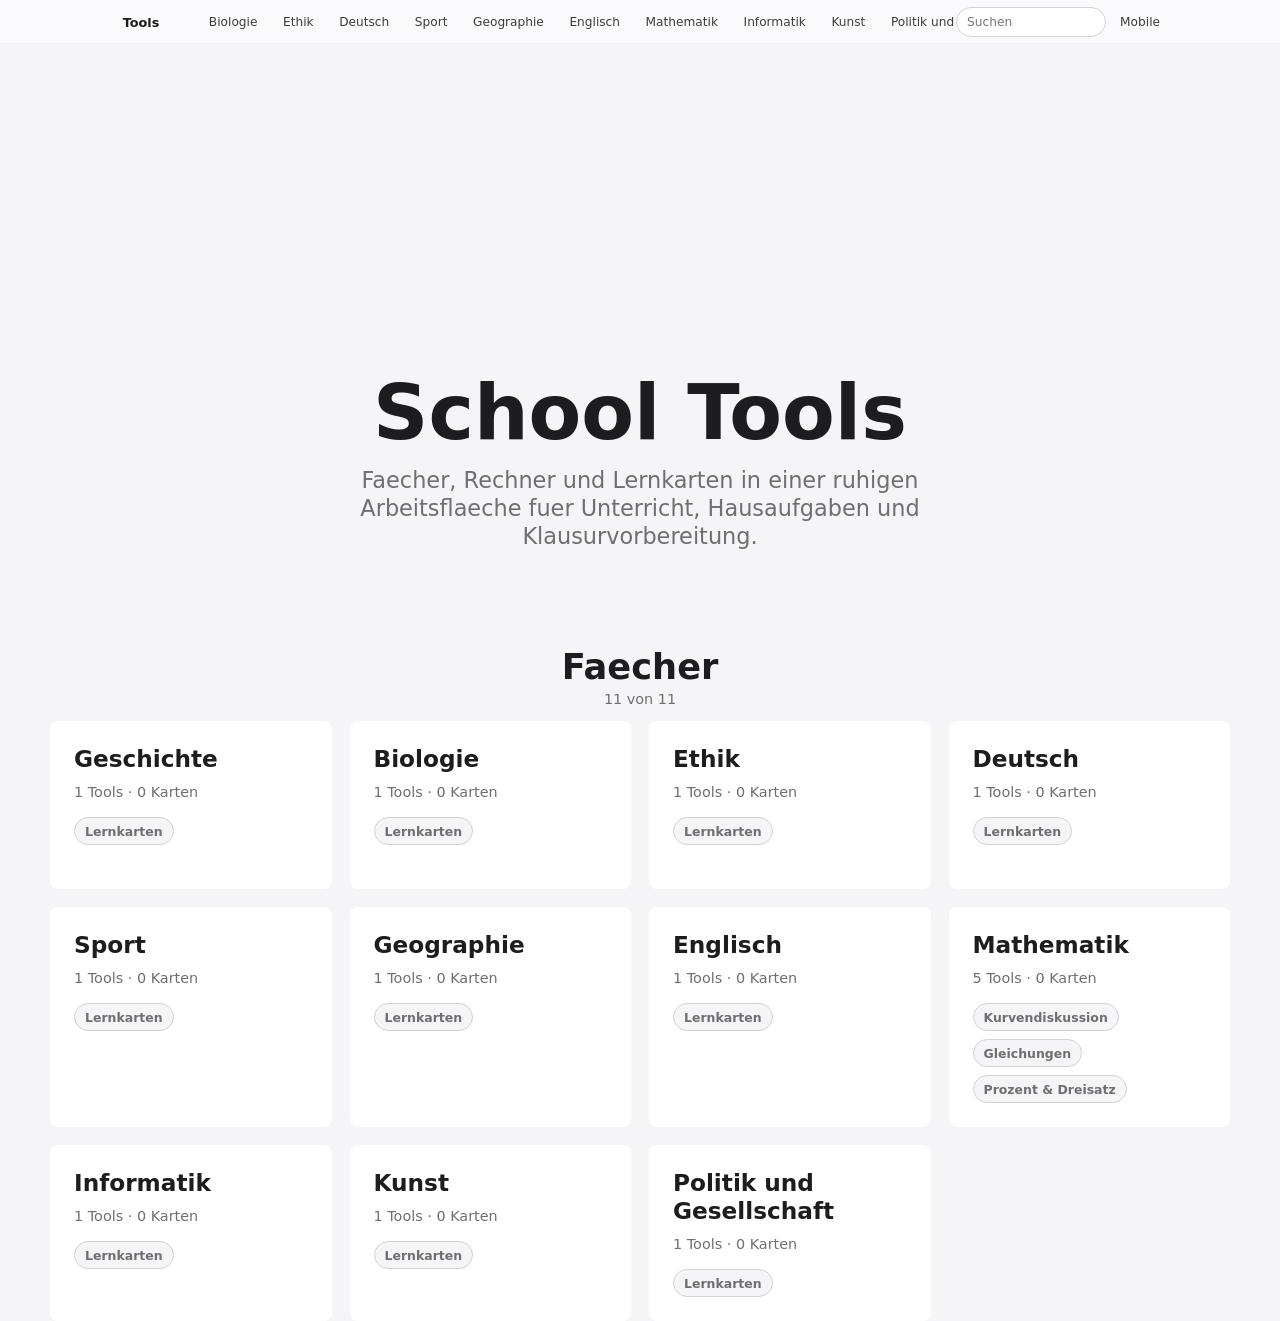
<file: index.html>
<!doctype html>
<html lang="de">
  <head>
    <meta charset="utf-8">
    <meta name="viewport" content="width=device-width, initial-scale=1">
    <meta name="theme-color" content="#080a10">
    <title>School Tools</title>
    <script>
      (function () {
        var phone = window.matchMedia("(max-width: 820px), (pointer: coarse) and (max-width: 980px)").matches;
        window.location.replace((phone ? "mobile.html" : "desktop.html") + (window.location.hash || "#/"));
      })();
    </script>
  </head>
  <body>
    <p><a href="desktop.html#/">Desktop oeffnen</a> &middot; <a href="mobile.html#/">Smartphone oeffnen</a></p>
  </body>
</html>
</file>
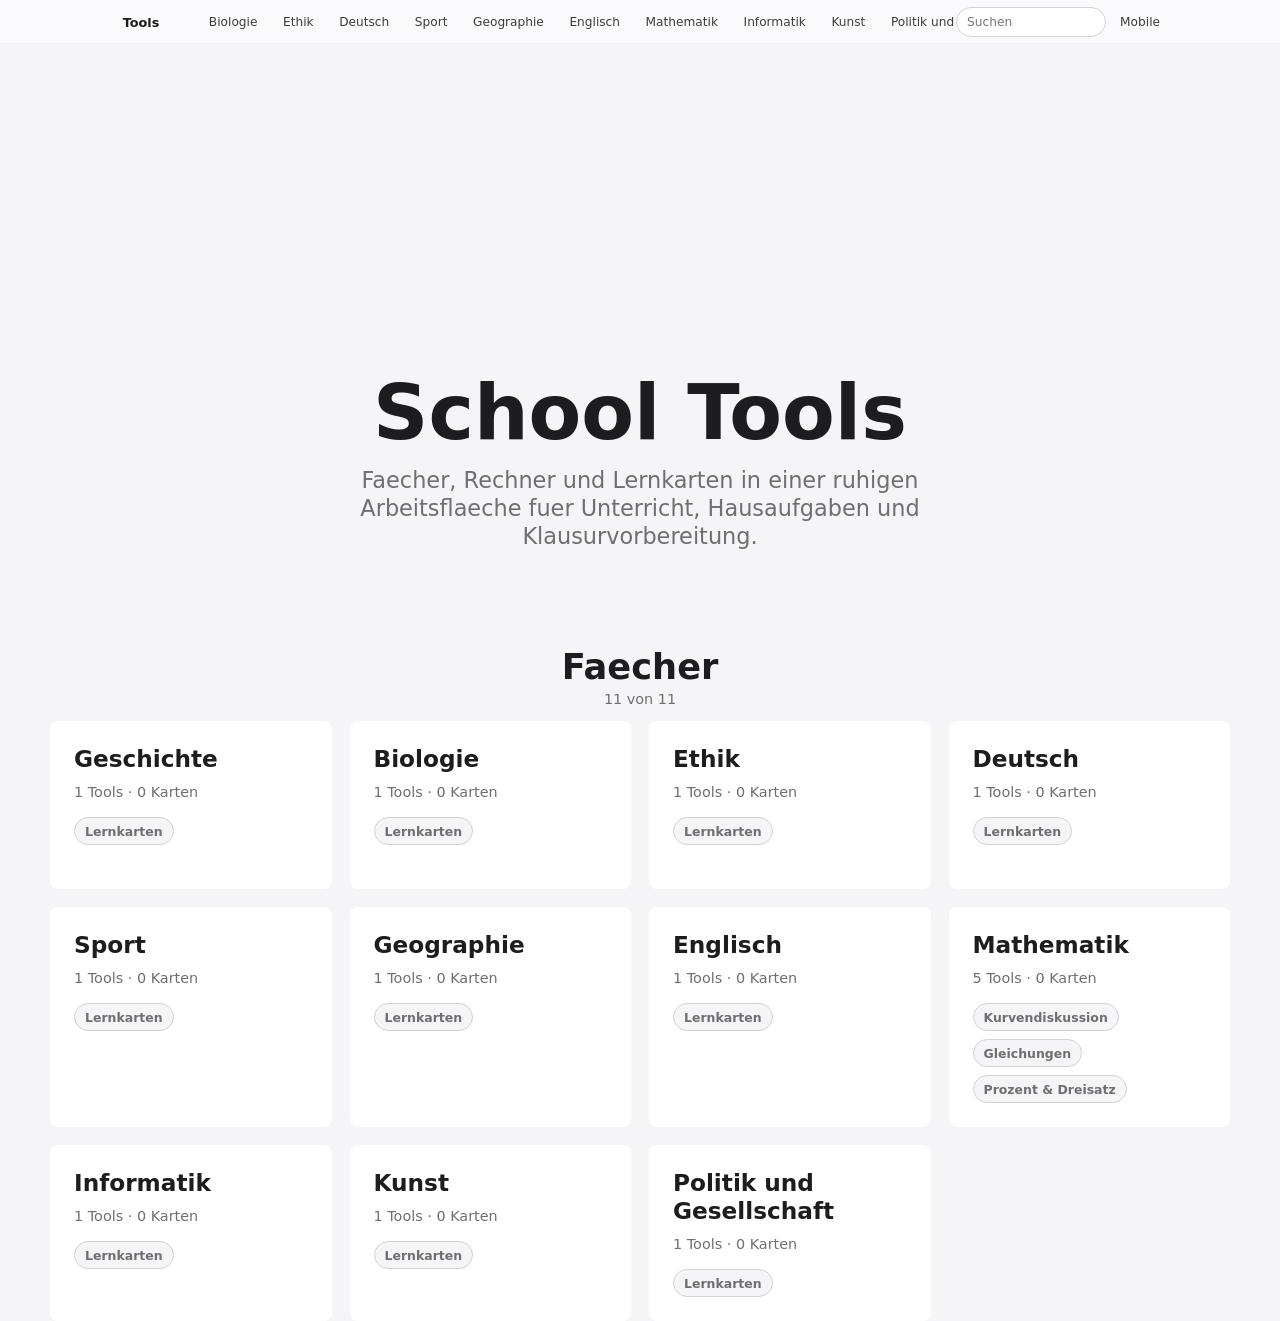
<file: desktop.html>
<!doctype html>
<html lang="de">
  <head>
    <meta charset="utf-8">
    <meta name="viewport" content="width=device-width, initial-scale=1">
    <meta name="theme-color" content="#080a10">
    <title>Tools-App Desktop</title>
    <link rel="stylesheet" href="styles.css">
    <link rel="stylesheet" href="liquid.css">
    <link rel="stylesheet" href="desktop.css">
  </head>
  <body data-variant="desktop">
    <div class="ambient" aria-hidden="true"></div>
    <div class="liquid-scene" aria-hidden="true"></div>
    <div id="app"></div>
    <script>window.SCHOOL_TOOLS_VARIANT = "desktop";</script>
    <script src="app.js" defer></script>
  </body>
</html>
</file>
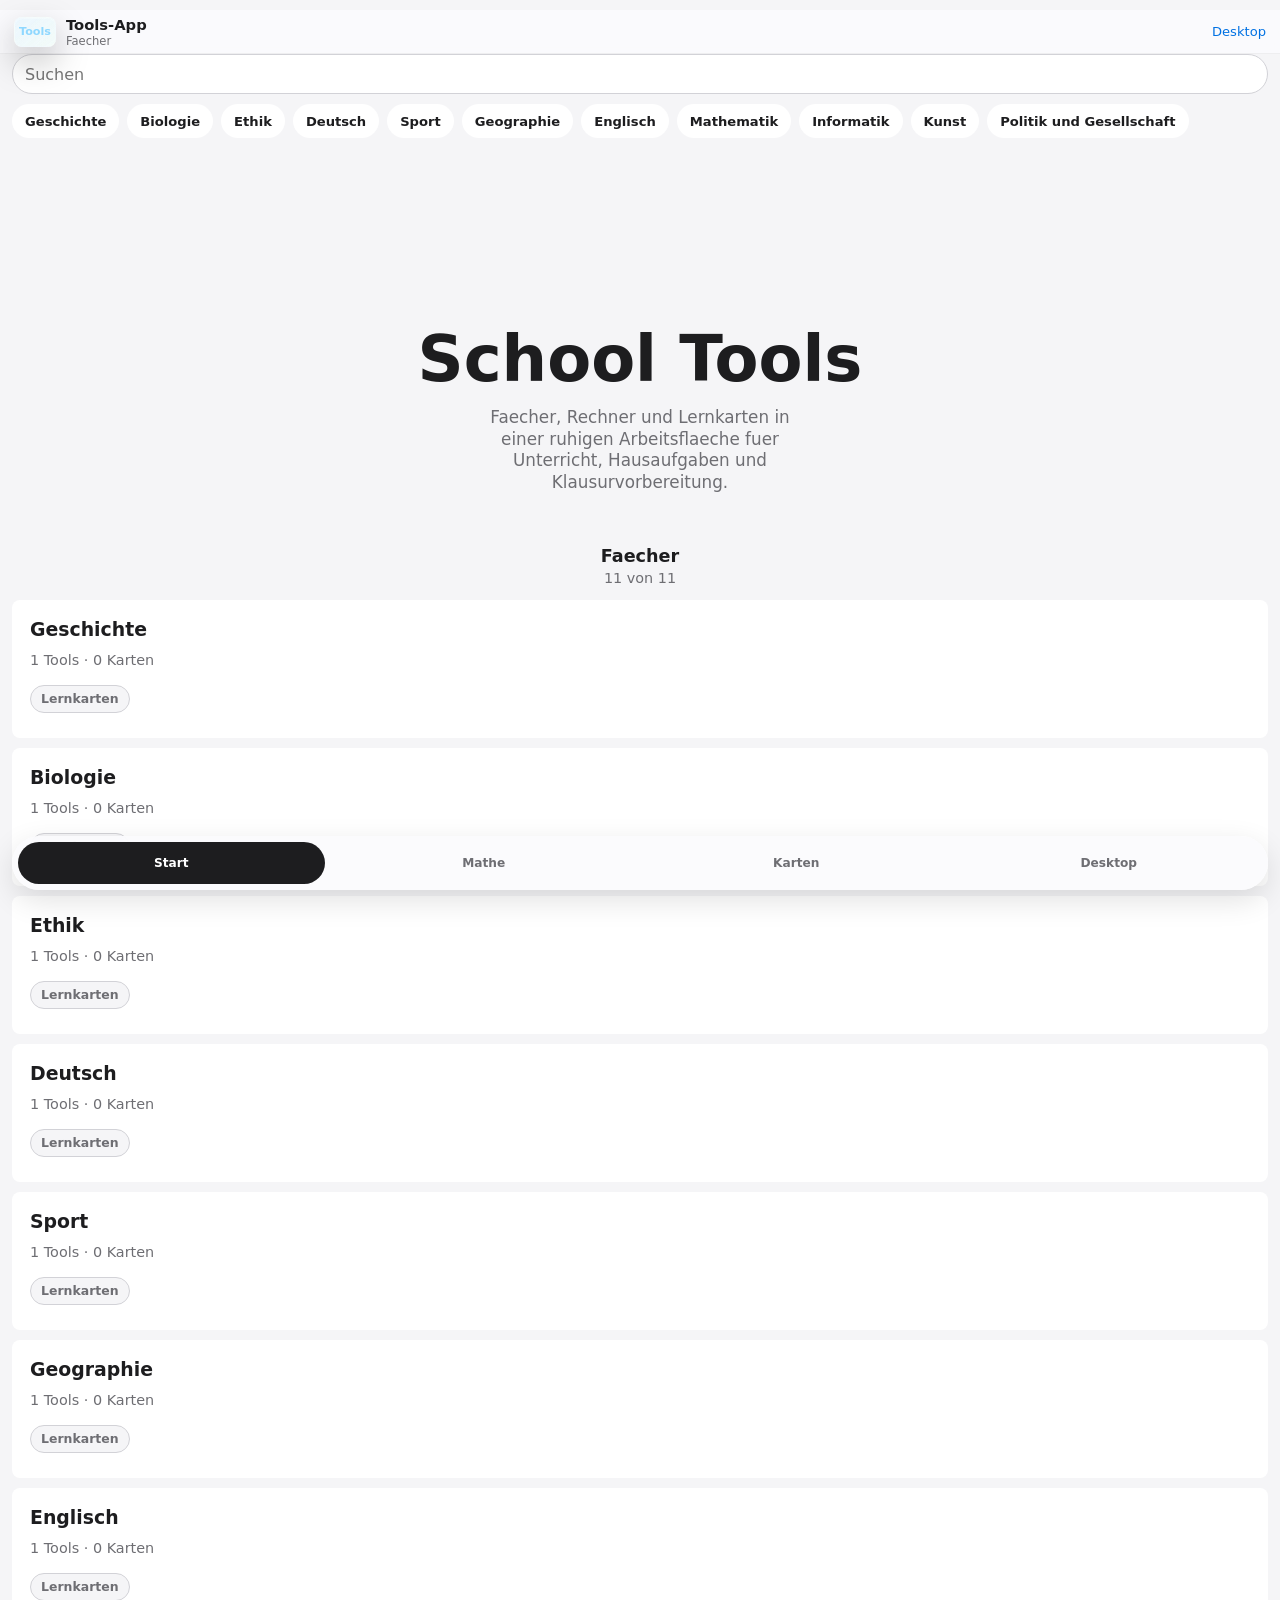
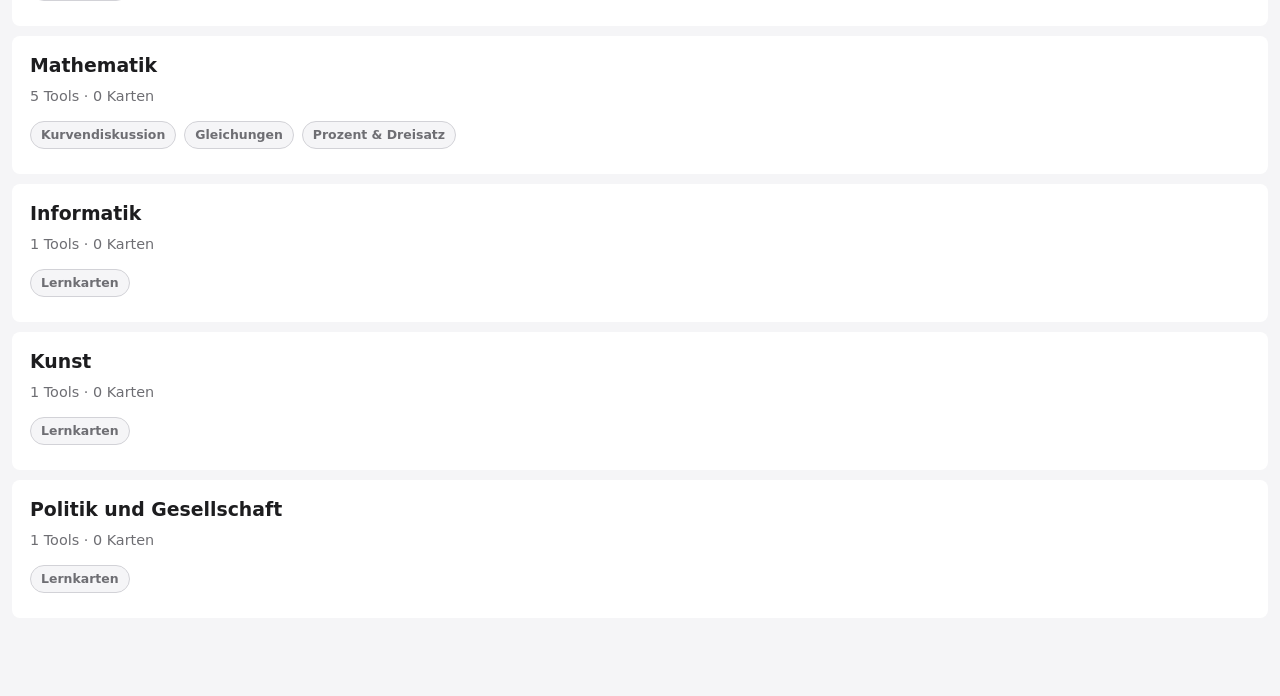
<file: mobile.html>
<!doctype html>
<html lang="de">
  <head>
    <meta charset="utf-8">
    <meta name="viewport" content="width=device-width, initial-scale=1, viewport-fit=cover">
    <meta name="theme-color" content="#080a10">
    <title>Tools-App Mobile</title>
    <link rel="stylesheet" href="styles.css">
    <link rel="stylesheet" href="liquid.css">
    <link rel="stylesheet" href="mobile.css">
  </head>
  <body data-variant="phone">
    <div class="ambient" aria-hidden="true"></div>
    <div class="liquid-scene" aria-hidden="true"></div>
    <div id="app"></div>
    <script>window.SCHOOL_TOOLS_VARIANT = "phone";</script>
    <script src="app.js" defer></script>
  </body>
</html>
</file>
<file: styles.css>
:root {
  color-scheme: dark;
  --bg: #080a10;
  --bg-2: #10141e;
  --text: #f5f7fb;
  --muted: #aeb7c9;
  --muted-2: #768197;
  --line: rgba(255, 255, 255, 0.16);
  --line-strong: rgba(255, 255, 255, 0.26);
  --glass: rgba(255, 255, 255, 0.105);
  --glass-soft: rgba(255, 255, 255, 0.07);
  --glass-strong: rgba(255, 255, 255, 0.18);
  --shadow: 0 28px 90px rgba(0, 0, 0, 0.34);
  --radius: 8px;
  --sidebar: 276px;
  --accent: #8fd8ff;
  --accent-2: #a5ffcf;
  --danger: #ff8f9b;
  --success: #93f2b8;
  --warning: #ffd37a;
  --font: Inter, ui-sans-serif, system-ui, -apple-system, BlinkMacSystemFont, "Segoe UI", sans-serif;
}

* {
  box-sizing: border-box;
}

html {
  min-height: 100%;
  background: var(--bg);
}

body {
  min-height: 100vh;
  margin: 0;
  overflow-x: hidden;
  color: var(--text);
  font-family: var(--font);
  background:
    linear-gradient(145deg, rgba(10, 13, 23, 0.98), rgba(12, 20, 28, 0.98) 48%, rgba(12, 13, 18, 0.98)),
    conic-gradient(from 220deg at 50% -18%, rgba(126, 205, 255, 0.26), rgba(164, 255, 207, 0.12), rgba(255, 204, 111, 0.14), rgba(255, 143, 155, 0.12), rgba(126, 205, 255, 0.22));
}

body::before {
  position: fixed;
  inset: 0;
  z-index: -3;
  content: "";
  background:
    linear-gradient(110deg, rgba(143, 216, 255, 0.16), transparent 34%),
    linear-gradient(250deg, rgba(255, 211, 122, 0.1), transparent 42%),
    linear-gradient(0deg, rgba(165, 255, 207, 0.11), transparent 48%);
  filter: saturate(1.1);
}

.ambient {
  position: fixed;
  inset: -20vh -10vw;
  z-index: -2;
  pointer-events: none;
  background:
    linear-gradient(105deg, transparent 8%, rgba(143, 216, 255, 0.11) 22%, transparent 40%),
    linear-gradient(275deg, transparent 16%, rgba(165, 255, 207, 0.08) 35%, transparent 58%),
    linear-gradient(18deg, transparent 36%, rgba(255, 143, 155, 0.08) 62%, transparent 78%);
  filter: blur(28px);
  opacity: 0.9;
  animation: drift 18s ease-in-out infinite alternate;
}

button,
input,
select,
textarea {
  font: inherit;
}

button,
a {
  -webkit-tap-highlight-color: transparent;
}

a {
  color: inherit;
  text-decoration: none;
}

button {
  border: 0;
  color: inherit;
  cursor: pointer;
}

button:disabled {
  cursor: not-allowed;
  opacity: 0.48;
}

.app-shell {
  display: grid;
  grid-template-columns: var(--sidebar) minmax(0, 1fr);
  min-height: 100vh;
}

.sidebar {
  position: sticky;
  top: 0;
  height: 100vh;
  padding: 18px 14px;
  border-right: 1px solid rgba(255, 255, 255, 0.12);
  background: linear-gradient(180deg, rgba(12, 15, 24, 0.82), rgba(12, 15, 24, 0.58));
  backdrop-filter: blur(28px) saturate(1.25);
}

.brand {
  display: flex;
  align-items: center;
  gap: 12px;
  min-height: 58px;
  padding: 10px 10px 14px;
}

.brand-mark {
  display: grid;
  flex: 0 0 42px;
  width: 42px;
  height: 42px;
  place-items: center;
  border: 1px solid rgba(255, 255, 255, 0.24);
  border-radius: 8px;
  color: var(--accent);
  background:
    linear-gradient(135deg, rgba(255, 255, 255, 0.2), rgba(255, 255, 255, 0.08)),
    linear-gradient(145deg, rgba(143, 216, 255, 0.18), rgba(165, 255, 207, 0.1));
  box-shadow: inset 0 1px 0 rgba(255, 255, 255, 0.28), 0 14px 34px rgba(0, 0, 0, 0.26);
}

.brand h1 {
  margin: 0;
  font-size: 1rem;
  font-weight: 780;
  line-height: 1.1;
}

.brand p {
  margin: 3px 0 0;
  color: var(--muted-2);
  font-size: 0.78rem;
}

.nav-group {
  display: grid;
  gap: 7px;
  margin-top: 12px;
}

.nav-link {
  position: relative;
  display: grid;
  grid-template-columns: 34px minmax(0, 1fr) 10px;
  align-items: center;
  min-height: 46px;
  padding: 6px 10px;
  overflow: hidden;
  border: 1px solid transparent;
  border-radius: 8px;
  color: var(--muted);
  transition: transform 180ms ease, border-color 180ms ease, background 180ms ease, color 180ms ease;
}

.nav-link:hover,
.nav-link.is-active {
  border-color: rgba(255, 255, 255, 0.16);
  color: var(--text);
  background: linear-gradient(135deg, rgba(255, 255, 255, 0.13), rgba(255, 255, 255, 0.055));
}

.nav-link:hover {
  transform: translateX(2px);
}

.nav-link .nav-dot {
  width: 8px;
  height: 8px;
  border-radius: 99px;
  background: var(--subject-color, var(--accent));
  box-shadow: 0 0 18px var(--subject-color, var(--accent));
}

.nav-icon,
.subject-icon,
.tool-icon,
.button-icon,
.metric-icon {
  display: inline-flex;
  align-items: center;
  justify-content: center;
}

.nav-icon svg,
.subject-icon svg,
.tool-icon svg,
.button-icon svg,
.metric-icon svg,
.brand-mark svg {
  width: 1em;
  height: 1em;
  stroke: currentColor;
  stroke-width: 1.8;
  fill: none;
  stroke-linecap: round;
  stroke-linejoin: round;
}

.nav-icon {
  width: 28px;
  height: 28px;
  border: 1px solid rgba(255, 255, 255, 0.12);
  border-radius: 8px;
  color: var(--subject-color, var(--accent));
  background: rgba(255, 255, 255, 0.07);
}

.nav-link span:nth-child(2) {
  overflow: hidden;
  text-overflow: ellipsis;
  white-space: nowrap;
  font-size: 0.9rem;
  font-weight: 650;
}

.main {
  min-width: 0;
  padding: 22px 24px 42px;
}

.topbar {
  position: sticky;
  top: 0;
  z-index: 20;
  display: grid;
  grid-template-columns: minmax(0, 1fr) auto;
  gap: 14px;
  align-items: center;
  min-height: 68px;
  margin: -22px -24px 18px;
  padding: 14px 24px;
  border-bottom: 1px solid rgba(255, 255, 255, 0.1);
  background: linear-gradient(180deg, rgba(8, 10, 16, 0.84), rgba(8, 10, 16, 0.58));
  backdrop-filter: blur(26px) saturate(1.2);
}

.breadcrumbs {
  display: flex;
  flex-wrap: wrap;
  gap: 8px;
  align-items: center;
  min-width: 0;
  color: var(--muted-2);
  font-size: 0.86rem;
}

.breadcrumbs a {
  max-width: 28ch;
  overflow: hidden;
  color: var(--muted);
  text-overflow: ellipsis;
  white-space: nowrap;
}

.breadcrumbs a:hover {
  color: var(--text);
}

.top-actions {
  display: flex;
  gap: 10px;
  align-items: center;
}

.search {
  position: relative;
  width: min(360px, 38vw);
}

.search input {
  width: 100%;
  min-height: 42px;
  padding: 0 14px 0 38px;
  border: 1px solid rgba(255, 255, 255, 0.14);
  border-radius: 8px;
  outline: none;
  color: var(--text);
  background: rgba(255, 255, 255, 0.08);
  transition: border-color 160ms ease, background 160ms ease;
}

.search input:focus {
  border-color: rgba(143, 216, 255, 0.46);
  background: rgba(255, 255, 255, 0.12);
}

.search .button-icon {
  position: absolute;
  top: 50%;
  left: 12px;
  color: var(--muted-2);
  transform: translateY(-50%);
}

.icon-button,
.action-button,
.ghost-button,
.danger-button,
.chip-button {
  display: inline-flex;
  align-items: center;
  justify-content: center;
  min-height: 42px;
  border: 1px solid rgba(255, 255, 255, 0.16);
  border-radius: 8px;
  background: linear-gradient(135deg, rgba(255, 255, 255, 0.14), rgba(255, 255, 255, 0.06));
  box-shadow: inset 0 1px 0 rgba(255, 255, 255, 0.12);
  transition: transform 160ms ease, border-color 160ms ease, background 160ms ease;
}

.icon-button {
  width: 42px;
  padding: 0;
}

.action-button,
.ghost-button,
.danger-button,
.chip-button {
  gap: 9px;
  padding: 0 14px;
  font-weight: 720;
}

.action-button {
  border-color: color-mix(in srgb, var(--accent) 42%, rgba(255, 255, 255, 0.2));
  color: #071014;
  background:
    linear-gradient(135deg, color-mix(in srgb, var(--accent) 88%, white), color-mix(in srgb, var(--accent-2) 72%, white));
}

.ghost-button:hover,
.icon-button:hover,
.chip-button:hover,
.danger-button:hover,
.action-button:hover {
  transform: translateY(-1px);
}

.danger-button {
  color: #ffeef1;
  border-color: rgba(255, 143, 155, 0.32);
  background: rgba(255, 143, 155, 0.1);
}

.chip-button {
  min-height: 34px;
  padding: 0 11px;
  color: var(--muted);
  font-size: 0.84rem;
}

.chip-button.is-active {
  color: #071014;
  background: linear-gradient(135deg, var(--accent), var(--accent-2));
}

.hero {
  position: relative;
  display: grid;
  grid-template-columns: minmax(0, 1fr) auto;
  gap: 22px;
  align-items: end;
  min-height: 232px;
  padding: 32px;
  overflow: hidden;
  border: 1px solid rgba(255, 255, 255, 0.16);
  border-radius: 8px;
  background:
    linear-gradient(135deg, rgba(255, 255, 255, 0.145), rgba(255, 255, 255, 0.055)),
    linear-gradient(125deg, color-mix(in srgb, var(--accent) 24%, transparent), transparent 58%),
    linear-gradient(285deg, color-mix(in srgb, var(--accent-2) 14%, transparent), transparent 54%);
  box-shadow: var(--shadow), inset 0 1px 0 rgba(255, 255, 255, 0.24);
  backdrop-filter: blur(30px) saturate(1.3);
}

.hero::before,
.glass-card::before,
.panel::before {
  position: absolute;
  inset: 0;
  content: "";
  pointer-events: none;
  background:
    linear-gradient(118deg, rgba(255, 255, 255, 0.2), transparent 26%),
    linear-gradient(292deg, transparent 64%, rgba(255, 255, 255, 0.12));
  opacity: 0.8;
}

.hero::after {
  position: absolute;
  right: -10%;
  bottom: -42%;
  width: 56%;
  height: 120%;
  content: "";
  background:
    repeating-linear-gradient(118deg, rgba(255, 255, 255, 0.16) 0 1px, transparent 1px 18px),
    linear-gradient(135deg, color-mix(in srgb, var(--accent) 18%, transparent), transparent);
  mask-image: linear-gradient(90deg, transparent, black 22%, black 74%, transparent);
  opacity: 0.28;
  transform: rotate(-9deg);
}

.hero-content,
.hero-meta {
  position: relative;
  z-index: 1;
}

.eyebrow {
  display: inline-flex;
  align-items: center;
  gap: 8px;
  margin: 0 0 12px;
  color: var(--muted);
  font-size: 0.82rem;
  font-weight: 760;
  letter-spacing: 0.02em;
  text-transform: uppercase;
}

.hero h2,
.page-title {
  margin: 0;
  max-width: 12ch;
  font-size: clamp(2.35rem, 5vw, 5.7rem);
  font-weight: 850;
  letter-spacing: 0;
  line-height: 0.94;
}

.hero p,
.section-lead {
  max-width: 68ch;
  margin: 16px 0 0;
  color: var(--muted);
  font-size: 1rem;
  line-height: 1.7;
}

.hero-meta {
  display: grid;
  grid-template-columns: repeat(2, minmax(118px, 1fr));
  gap: 10px;
  min-width: min(320px, 36vw);
}

.metric {
  min-height: 96px;
  padding: 14px;
  border: 1px solid rgba(255, 255, 255, 0.15);
  border-radius: 8px;
  background: rgba(255, 255, 255, 0.08);
}

.metric .metric-icon {
  width: 28px;
  height: 28px;
  margin-bottom: 10px;
  border-radius: 8px;
  color: var(--accent);
  background: rgba(255, 255, 255, 0.1);
}

.metric strong {
  display: block;
  font-size: 1.42rem;
  line-height: 1;
}

.metric span {
  display: block;
  margin-top: 5px;
  color: var(--muted);
  font-size: 0.78rem;
}

.section {
  margin-top: 26px;
}

.section-header {
  display: flex;
  gap: 12px;
  align-items: end;
  justify-content: space-between;
  margin-bottom: 14px;
}

.section-header h3 {
  margin: 0;
  font-size: 1.1rem;
}

.section-header p {
  margin: 4px 0 0;
  color: var(--muted-2);
  font-size: 0.9rem;
}

.subject-grid,
.tool-grid {
  display: grid;
  grid-template-columns: repeat(auto-fill, minmax(230px, 1fr));
  gap: 14px;
}

.glass-card {
  position: relative;
  min-height: 184px;
  overflow: hidden;
  border: 1px solid rgba(255, 255, 255, 0.15);
  border-radius: 8px;
  background:
    linear-gradient(135deg, rgba(255, 255, 255, 0.145), rgba(255, 255, 255, 0.055)),
    linear-gradient(148deg, color-mix(in srgb, var(--subject-color, var(--accent)) 16%, transparent), transparent 62%);
  box-shadow: 0 18px 54px rgba(0, 0, 0, 0.24), inset 0 1px 0 rgba(255, 255, 255, 0.18);
  transform: translateY(0);
  transition: transform 180ms ease, border-color 180ms ease, background 180ms ease, box-shadow 180ms ease;
  backdrop-filter: blur(26px) saturate(1.25);
}

.glass-card:hover {
  border-color: color-mix(in srgb, var(--subject-color, var(--accent)) 44%, rgba(255, 255, 255, 0.22));
  box-shadow: 0 24px 62px rgba(0, 0, 0, 0.3), 0 0 34px color-mix(in srgb, var(--subject-color, var(--accent)) 22%, transparent);
  transform: translateY(-3px);
}

.subject-card,
.tool-card {
  display: grid;
  align-content: space-between;
  gap: 18px;
  min-height: 190px;
  padding: 18px;
}

.card-top {
  position: relative;
  z-index: 1;
  display: flex;
  align-items: center;
  justify-content: space-between;
  gap: 12px;
}

.subject-icon,
.tool-icon {
  width: 46px;
  height: 46px;
  border: 1px solid rgba(255, 255, 255, 0.18);
  border-radius: 8px;
  color: var(--subject-color, var(--accent));
  font-size: 1.35rem;
  background: rgba(255, 255, 255, 0.09);
  box-shadow: inset 0 1px 0 rgba(255, 255, 255, 0.16);
}

.card-arrow {
  color: var(--muted-2);
  transform: translateX(0);
  transition: transform 160ms ease, color 160ms ease;
}

.glass-card:hover .card-arrow {
  color: var(--text);
  transform: translateX(3px);
}

.card-copy {
  position: relative;
  z-index: 1;
}

.card-copy h3,
.card-copy h4 {
  margin: 0;
  font-size: 1.18rem;
  line-height: 1.2;
}

.card-copy p {
  margin: 8px 0 0;
  color: var(--muted);
  font-size: 0.9rem;
  line-height: 1.55;
}

.card-meta {
  display: flex;
  flex-wrap: wrap;
  gap: 8px;
  margin-top: 14px;
}

.pill {
  display: inline-flex;
  align-items: center;
  min-height: 28px;
  padding: 0 10px;
  border: 1px solid rgba(255, 255, 255, 0.13);
  border-radius: 999px;
  color: var(--muted);
  background: rgba(255, 255, 255, 0.07);
  font-size: 0.78rem;
  font-weight: 690;
}

.tool-layout {
  display: grid;
  grid-template-columns: minmax(320px, 0.92fr) minmax(420px, 1.4fr);
  gap: 16px;
  align-items: start;
}

.single-layout {
  display: grid;
  grid-template-columns: minmax(0, 980px);
  gap: 16px;
}

.panel {
  position: relative;
  overflow: hidden;
  border: 1px solid rgba(255, 255, 255, 0.15);
  border-radius: 8px;
  background: linear-gradient(135deg, rgba(255, 255, 255, 0.13), rgba(255, 255, 255, 0.055));
  box-shadow: 0 20px 58px rgba(0, 0, 0, 0.25), inset 0 1px 0 rgba(255, 255, 255, 0.18);
  backdrop-filter: blur(26px) saturate(1.2);
}

.panel-inner {
  position: relative;
  z-index: 1;
  padding: 18px;
}

.panel h3,
.panel h4 {
  margin: 0 0 12px;
}

.form-grid {
  display: grid;
  gap: 12px;
}

.field {
  display: grid;
  gap: 7px;
}

.field label {
  color: var(--muted);
  font-size: 0.84rem;
  font-weight: 720;
}

.field input,
.field select,
.field textarea {
  width: 100%;
  min-height: 44px;
  padding: 10px 12px;
  border: 1px solid rgba(255, 255, 255, 0.14);
  border-radius: 8px;
  outline: none;
  color: var(--text);
  background: rgba(255, 255, 255, 0.08);
  transition: border-color 160ms ease, background 160ms ease, box-shadow 160ms ease;
}

.field textarea {
  min-height: 92px;
  resize: vertical;
}

.field input:focus,
.field select:focus,
.field textarea:focus {
  border-color: color-mix(in srgb, var(--accent) 56%, rgba(255, 255, 255, 0.2));
  background: rgba(255, 255, 255, 0.12);
  box-shadow: 0 0 0 4px color-mix(in srgb, var(--accent) 14%, transparent);
}

.two-col {
  display: grid;
  grid-template-columns: repeat(2, minmax(0, 1fr));
  gap: 12px;
}

.three-col {
  display: grid;
  grid-template-columns: repeat(3, minmax(0, 1fr));
  gap: 12px;
}

.form-actions,
.segmented,
.tool-actions {
  display: flex;
  flex-wrap: wrap;
  gap: 10px;
  align-items: center;
}

.segmented {
  padding: 5px;
  border: 1px solid rgba(255, 255, 255, 0.13);
  border-radius: 8px;
  background: rgba(255, 255, 255, 0.06);
}

.canvas-wrap {
  position: relative;
  min-height: 420px;
  overflow: hidden;
  border: 1px solid rgba(255, 255, 255, 0.13);
  border-radius: 8px;
  background:
    linear-gradient(135deg, rgba(255, 255, 255, 0.08), rgba(255, 255, 255, 0.035)),
    linear-gradient(180deg, rgba(8, 10, 16, 0.7), rgba(8, 10, 16, 0.28));
}

.graph-canvas {
  display: block;
  width: 100%;
  height: 420px;
}

.result-grid {
  display: grid;
  grid-template-columns: repeat(2, minmax(0, 1fr));
  gap: 12px;
  margin-top: 14px;
}

.result-card,
.mini-card {
  min-height: 96px;
  padding: 14px;
  border: 1px solid rgba(255, 255, 255, 0.12);
  border-radius: 8px;
  background: rgba(255, 255, 255, 0.065);
}

.result-card strong,
.mini-card strong {
  display: block;
  color: var(--text);
  font-size: 0.94rem;
}

.result-card p,
.mini-card p,
.result-card ul {
  margin: 8px 0 0;
  color: var(--muted);
  font-size: 0.88rem;
  line-height: 1.55;
}

.result-card ul {
  padding-left: 18px;
}

.formula {
  overflow-wrap: anywhere;
  color: color-mix(in srgb, var(--accent) 82%, white);
  font-family: "SFMono-Regular", Consolas, "Liberation Mono", monospace;
  font-size: 0.88rem;
}

.status {
  display: flex;
  gap: 10px;
  align-items: center;
  min-height: 42px;
  margin-top: 12px;
  padding: 10px 12px;
  border: 1px solid rgba(255, 255, 255, 0.12);
  border-radius: 8px;
  color: var(--muted);
  background: rgba(255, 255, 255, 0.06);
  font-size: 0.9rem;
}

.status.is-error {
  border-color: rgba(255, 143, 155, 0.3);
  color: #ffd8dd;
  background: rgba(255, 143, 155, 0.09);
}

.list {
  display: grid;
  gap: 10px;
}

.list-row {
  display: grid;
  grid-template-columns: minmax(0, 1fr) auto;
  gap: 12px;
  align-items: center;
  min-height: 66px;
  padding: 12px;
  border: 1px solid rgba(255, 255, 255, 0.12);
  border-radius: 8px;
  background: rgba(255, 255, 255, 0.06);
}

.list-row strong,
.list-row span {
  overflow-wrap: anywhere;
}

.list-row span {
  display: block;
  margin-top: 4px;
  color: var(--muted);
  font-size: 0.9rem;
}

.flashcard-stage {
  display: grid;
  min-height: 240px;
  place-items: center;
  padding: 22px;
  border: 1px solid rgba(255, 255, 255, 0.13);
  border-radius: 8px;
  background:
    linear-gradient(135deg, color-mix(in srgb, var(--accent) 18%, transparent), transparent),
    rgba(255, 255, 255, 0.06);
}

.flashcard {
  width: min(100%, 560px);
  min-height: 180px;
  display: grid;
  place-items: center;
  padding: 28px;
  border: 1px solid rgba(255, 255, 255, 0.16);
  border-radius: 8px;
  text-align: center;
  background: rgba(255, 255, 255, 0.09);
  box-shadow: inset 0 1px 0 rgba(255, 255, 255, 0.18);
}

.flashcard strong {
  display: block;
  max-width: 100%;
  overflow-wrap: anywhere;
  font-size: 1.35rem;
}

.flashcard span {
  display: block;
  margin-top: 12px;
  color: var(--muted);
  overflow-wrap: anywhere;
  line-height: 1.6;
}

.empty-state {
  min-height: 180px;
  display: grid;
  place-items: center;
  padding: 22px;
  border: 1px dashed rgba(255, 255, 255, 0.18);
  border-radius: 8px;
  color: var(--muted);
  text-align: center;
  background: rgba(255, 255, 255, 0.045);
}

.kbd {
  display: inline-flex;
  align-items: center;
  min-height: 24px;
  padding: 0 8px;
  border: 1px solid rgba(255, 255, 255, 0.14);
  border-radius: 6px;
  color: var(--muted);
  background: rgba(255, 255, 255, 0.08);
  font-family: "SFMono-Regular", Consolas, "Liberation Mono", monospace;
  font-size: 0.78rem;
}

.mobile-tabs {
  display: none;
}

.fade-in {
  animation: fadeIn 280ms ease both;
}

@keyframes fadeIn {
  from {
    opacity: 0;
    transform: translateY(7px);
  }
  to {
    opacity: 1;
    transform: translateY(0);
  }
}

@keyframes drift {
  from {
    transform: translate3d(-2%, -1%, 0) scale(1);
  }
  to {
    transform: translate3d(2%, 1%, 0) scale(1.04);
  }
}

@media (prefers-reduced-motion: reduce) {
  *,
  *::before,
  *::after {
    scroll-behavior: auto !important;
    animation-duration: 0.01ms !important;
    animation-iteration-count: 1 !important;
    transition-duration: 0.01ms !important;
  }
}

@media (max-width: 1120px) {
  .app-shell {
    grid-template-columns: 1fr;
  }

  .sidebar {
    display: none;
  }

  .mobile-tabs {
    position: sticky;
    bottom: 0;
    z-index: 25;
    display: flex;
    gap: 8px;
    max-width: calc(100vw - 24px);
    margin: 22px auto 0;
    padding: 8px;
    overflow-x: auto;
    border: 1px solid rgba(255, 255, 255, 0.13);
    border-radius: 8px;
    background: rgba(10, 13, 20, 0.84);
    backdrop-filter: blur(22px) saturate(1.2);
  }

  .mobile-tabs a {
    display: inline-flex;
    flex: 0 0 auto;
    align-items: center;
    gap: 8px;
    min-height: 40px;
    padding: 0 11px;
    border: 1px solid rgba(255, 255, 255, 0.12);
    border-radius: 8px;
    color: var(--muted);
    background: rgba(255, 255, 255, 0.06);
    font-size: 0.86rem;
    font-weight: 700;
  }

  .mobile-tabs a.is-active {
    color: var(--text);
    border-color: rgba(255, 255, 255, 0.22);
    background: rgba(255, 255, 255, 0.12);
  }

  .tool-layout {
    grid-template-columns: 1fr;
  }
}

@media (max-width: 760px) {
  .main {
    padding: 18px 14px 32px;
  }

  .topbar {
    grid-template-columns: 1fr;
    margin: -18px -14px 14px;
    padding: 13px 14px;
  }

  .top-actions {
    justify-content: stretch;
  }

  .search {
    width: 100%;
  }

  .hero {
    grid-template-columns: 1fr;
    min-height: 0;
    padding: 22px;
  }

  .hero h2,
  .page-title {
    max-width: 100%;
    font-size: 2.45rem;
    line-height: 1;
  }

  .hero-meta {
    grid-template-columns: repeat(2, minmax(0, 1fr));
    min-width: 0;
  }

  .subject-grid,
  .tool-grid,
  .result-grid,
  .two-col,
  .three-col {
    grid-template-columns: 1fr;
  }

  .canvas-wrap {
    min-height: 320px;
  }

  .graph-canvas {
    height: 320px;
  }

  .section-header {
    align-items: start;
    flex-direction: column;
  }
}
</file>
<file: liquid.css>
:root {
  color-scheme: light;
  --bg: #f5f5f7;
  --bg-2: #ffffff;
  --text: #1d1d1f;
  --muted: #6e6e73;
  --muted-2: #86868b;
  --line: #d2d2d7;
  --line-strong: #b8b8bd;
  --glass: #ffffff;
  --glass-soft: #fbfbfd;
  --glass-strong: #ffffff;
  --shadow: none;
  --radius: 8px;
  --accent: #0071e3;
  --accent-2: #2997ff;
  --danger: #e30000;
  --success: #008a00;
  --warning: #bf6a02;
}

* {
  scrollbar-width: none;
}

*::-webkit-scrollbar {
  width: 0;
  height: 0;
}

html,
body {
  width: 100%;
  max-width: 100%;
  overflow-x: hidden;
  background: #f5f5f7;
}

body {
  color: #1d1d1f;
  background: #f5f5f7;
}

body::before,
.ambient,
.liquid-scene,
.hero::before,
.hero::after,
.glass-card::before,
.glass-card::after,
.panel::before,
.panel::after,
.liquid-layer::before,
.liquid-layer::after {
  display: none;
}

a {
  color: inherit;
}

.button-icon,
.nav-icon,
.tool-icon,
.subject-icon,
.metric-icon,
.card-arrow,
.card-top {
  display: none;
}

.subject-logo-icon {
  display: inline-flex;
  align-items: center;
  justify-content: center;
  color: var(--subject-color, #1d1d1f);
}

.subject-logo-icon svg {
  width: 19px;
  height: 19px;
  stroke: currentColor;
  stroke-width: 2;
  fill: none;
  stroke-linecap: round;
  stroke-linejoin: round;
}

.hero,
.glass-card,
.panel,
.metric,
.result-card,
.mini-card,
.list-row,
.flashcard,
.canvas-wrap,
.segmented,
.field input,
.field select,
.field textarea,
.search input {
  border-color: #d2d2d7;
  background: #ffffff;
  box-shadow: none;
  backdrop-filter: none;
}

.hero {
  overflow: hidden;
  border: 0;
  border-radius: 0;
  background: #f5f5f7;
  box-shadow: none;
}

.hero h2,
.page-title {
  color: #1d1d1f;
  text-shadow: none;
}

.hero p,
.section-lead,
.card-copy p,
.result-card p,
.mini-card p,
.list-row span,
.field label,
.breadcrumbs,
.section-header p {
  color: #6e6e73;
}

.eyebrow {
  display: none;
}

.hero-meta {
  display: none;
}

.metric {
  min-height: 82px;
  border-radius: 8px;
}

.metric strong {
  color: #1d1d1f;
}

.glass-card {
  border: 0;
  border-radius: 8px;
  background: #ffffff;
  transition: transform 180ms ease, box-shadow 180ms ease;
}

.glass-card:hover {
  border-color: transparent;
  background: #ffffff;
  box-shadow: 0 18px 42px rgba(0, 0, 0, 0.08);
  transform: translateY(-2px);
}

.panel {
  border: 0;
  border-radius: 8px;
  background: #ffffff;
}

.panel-inner {
  color: #1d1d1f;
}

.field input,
.field select,
.field textarea,
.search input {
  color: #1d1d1f;
  border: 1px solid #d2d2d7;
  border-radius: 8px;
  background: #ffffff;
}

.field input:focus,
.field select:focus,
.field textarea:focus,
.search input:focus {
  border-color: #0071e3;
  background: #ffffff;
  box-shadow: 0 0 0 3px rgba(0, 113, 227, 0.18);
}

.action-button {
  color: #ffffff;
  border: 0;
  border-radius: 999px;
  background: #0071e3;
  box-shadow: none;
}

.action-button:hover {
  background: #0077ed;
}

.ghost-button,
.icon-button,
.chip-button,
.danger-button {
  color: #1d1d1f;
  border: 1px solid #d2d2d7;
  border-radius: 999px;
  background: #ffffff;
  box-shadow: none;
}

.danger-button {
  color: #e30000;
}

.chip-button.is-active {
  color: #ffffff;
  background: #0071e3;
}

.pill {
  color: #6e6e73;
  border-color: #d2d2d7;
  background: #f5f5f7;
}

.status,
.empty-state {
  color: #6e6e73;
  border-color: #d2d2d7;
  background: #ffffff;
}

.status.is-error {
  color: #b00020;
  border-color: #ffb3bd;
  background: #fff5f6;
}

.formula {
  color: #1d1d1f;
}

.canvas-wrap {
  background: #fbfbfd;
}

.graph-canvas {
  background: #fbfbfd;
}

.flashcard-stage {
  border-color: #d2d2d7;
  background: #fbfbfd;
}

.flashcard {
  background: #ffffff;
}
</file>
<file: desktop.css>
body[data-variant="desktop"] {
  min-width: 0;
}

body[data-variant="desktop"] .desktop-page {
  min-height: 100vh;
  width: 100%;
  overflow-x: hidden;
}

body[data-variant="desktop"] .apple-nav {
  position: sticky;
  top: 0;
  z-index: 40;
  display: grid;
  grid-template-columns: 72px minmax(0, 1fr) auto;
  align-items: center;
  height: 44px;
  padding: 0 max(22px, calc((100vw - 1040px) / 2));
  border-bottom: 1px solid rgba(0, 0, 0, 0.04);
  background: rgba(251, 251, 253, 0.86);
  backdrop-filter: saturate(180%) blur(18px);
}

body[data-variant="desktop"] .subject-logo {
  display: inline-flex;
  align-items: center;
  justify-content: center;
  width: 42px;
  min-height: 42px;
  color: #1d1d1f;
  font-size: 0.8rem;
  font-weight: 700;
}

body[data-variant="desktop"] .apple-nav-links {
  display: flex;
  min-width: 0;
  justify-content: center;
  gap: clamp(14px, 2vw, 32px);
  overflow: hidden;
}

body[data-variant="desktop"] .apple-nav-links a,
body[data-variant="desktop"] .plain-link {
  color: #1d1d1f;
  font-size: 0.76rem;
  line-height: 44px;
  white-space: nowrap;
  opacity: 0.86;
}

body[data-variant="desktop"] .apple-nav-links a:hover,
body[data-variant="desktop"] .apple-nav-links a.is-active,
body[data-variant="desktop"] .plain-link:hover {
  color: #000000;
  opacity: 1;
}

body[data-variant="desktop"] .apple-nav-links a.is-active {
  font-weight: 700;
}

body[data-variant="desktop"] .apple-nav-actions {
  display: flex;
  align-items: center;
  gap: 14px;
}

body[data-variant="desktop"] .apple-nav-actions .search {
  width: 150px;
}

body[data-variant="desktop"] .apple-nav-actions .search input {
  min-height: 30px;
  padding: 0 10px;
  border-radius: 999px;
  font-size: 0.76rem;
}

body[data-variant="desktop"] .apple-main {
  max-width: none;
  padding: 0;
}

body[data-variant="desktop"] .hero {
  display: grid;
  grid-template-columns: 1fr;
  justify-items: center;
  min-height: 560px;
  padding: 72px 24px 54px;
  text-align: center;
}

body[data-variant="desktop"] .hero-content {
  max-width: 720px;
}

body[data-variant="desktop"] .hero h2 {
  max-width: 100%;
  font-size: clamp(3.2rem, 6vw, 5.4rem);
  line-height: 0.96;
  letter-spacing: 0;
}

body[data-variant="desktop"] .hero p {
  max-width: 620px;
  margin-right: auto;
  margin-left: auto;
  font-size: 1.4rem;
  line-height: 1.25;
}

body[data-variant="desktop"] .hero-meta {
  grid-template-columns: repeat(4, minmax(120px, 1fr));
  width: min(760px, 100%);
  margin-top: 22px;
}

body[data-variant="desktop"] .section {
  width: min(1180px, calc(100vw - 48px));
  margin: 42px auto 0;
}

body[data-variant="desktop"] .section-header {
  justify-content: center;
  text-align: center;
}

body[data-variant="desktop"] .section-header h3 {
  font-size: 2.2rem;
}

body[data-variant="desktop"] .subject-grid {
  grid-template-columns: repeat(auto-fit, minmax(260px, 1fr));
  gap: 18px;
}

body[data-variant="desktop"] .tool-grid {
  grid-template-columns: repeat(auto-fit, minmax(280px, 1fr));
  gap: 18px;
}

body[data-variant="desktop"] .subject-card,
body[data-variant="desktop"] .tool-card {
  min-height: 168px;
  padding: 24px;
}

body[data-variant="desktop"] .card-copy h3,
body[data-variant="desktop"] .card-copy h4 {
  font-size: 1.45rem;
}

body[data-variant="desktop"] .tool-layout {
  width: min(1180px, calc(100vw - 48px));
  grid-template-columns: minmax(320px, 0.82fr) minmax(440px, 1.34fr);
  margin: 0 auto;
}

body[data-variant="desktop"] .single-layout {
  width: min(960px, calc(100vw - 48px));
  margin: 0 auto;
}

body[data-variant="desktop"] .sidebar,
body[data-variant="desktop"] .topbar,
body[data-variant="desktop"] .phone-shell,
body[data-variant="desktop"] .phone-topbar,
body[data-variant="desktop"] .phone-subject-dock,
body[data-variant="desktop"] .phone-tabbar,
body[data-variant="desktop"] .mobile-tabs {
  display: none;
}

@media (max-width: 1120px) {
  body[data-variant="desktop"] .apple-nav {
    grid-template-columns: 52px minmax(0, 1fr) auto;
    padding: 0 16px;
  }

  body[data-variant="desktop"] .apple-nav-links {
    justify-content: flex-start;
    overflow-x: auto;
  }
}
</file>
<file: mobile.css>
html,
body[data-variant="phone"] {
  min-width: 0;
  max-width: 100%;
  overflow-x: hidden;
  background: #f5f5f7;
}

.phone-shell {
  min-height: 100vh;
  width: 100%;
  padding:
    max(10px, env(safe-area-inset-top))
    12px
    calc(78px + env(safe-area-inset-bottom));
  overflow-x: hidden;
}

.phone-topbar {
  position: sticky;
  top: max(0px, env(safe-area-inset-top));
  z-index: 40;
  display: flex;
  align-items: center;
  justify-content: space-between;
  min-height: 44px;
  margin: -10px -12px 0;
  padding: 0 14px;
  border-bottom: 1px solid rgba(0, 0, 0, 0.05);
  background: rgba(251, 251, 253, 0.9);
  backdrop-filter: saturate(180%) blur(18px);
}

.phone-brand {
  display: inline-flex;
  min-width: 0;
  align-items: center;
  gap: 10px;
}

.phone-brand .brand-mark {
  display: inline-flex;
  align-items: center;
  justify-content: center;
  width: 30px;
  min-width: 30px;
  height: 30px;
  color: var(--subject-color, #1d1d1f);
  font-size: 0.7rem;
  font-weight: 800;
}

.phone-brand strong,
.phone-brand small {
  display: block;
  max-width: 56vw;
  overflow: hidden;
  color: #1d1d1f;
  text-overflow: ellipsis;
  white-space: nowrap;
}

.phone-brand strong {
  font-size: 0.92rem;
}

.phone-brand small {
  margin-top: 1px;
  color: #6e6e73;
  font-size: 0.72rem;
}

.phone-topbar .plain-link {
  color: #0071e3;
  font-size: 0.82rem;
}

.phone-search-row {
  position: sticky;
  top: calc(44px + env(safe-area-inset-top));
  z-index: 34;
  margin: 10px 0 0;
}

.phone-search-row .search {
  width: 100%;
}

.phone-search-row .search input {
  min-height: 40px;
  padding: 0 12px;
  border-radius: 999px;
  background: #ffffff;
}

.phone-subject-dock {
  position: sticky;
  top: calc(94px + env(safe-area-inset-top));
  z-index: 33;
  display: flex;
  gap: 8px;
  max-width: 100%;
  margin: 10px 0 0;
  padding: 0 0 2px;
  overflow-x: auto;
  scrollbar-width: none;
}

.phone-subject-dock::-webkit-scrollbar {
  display: none;
}

.phone-subject-dock a {
  display: inline-flex;
  flex: 0 0 auto;
  align-items: center;
  min-height: 34px;
  padding: 0 13px;
  border-radius: 999px;
  color: #1d1d1f;
  background: #ffffff;
  font-size: 0.82rem;
  font-weight: 600;
}

.phone-subject-dock a.is-active {
  color: #ffffff;
  background: var(--subject-color, #0071e3);
}

.phone-main {
  max-width: 100%;
  padding-top: 14px;
  overflow-x: hidden;
}

body[data-variant="phone"] .hero {
  min-height: 370px;
  grid-template-columns: 1fr;
  gap: 16px;
  justify-items: center;
  padding: 42px 12px 30px;
  text-align: center;
}

body[data-variant="phone"] .hero h2 {
  max-width: 100%;
  font-size: clamp(2.35rem, 14vw, 4rem);
  line-height: 0.98;
}

body[data-variant="phone"] .hero p {
  max-width: 330px;
  margin-right: auto;
  margin-left: auto;
  font-size: 1.05rem;
  line-height: 1.3;
}

body[data-variant="phone"] .hero-meta {
  grid-template-columns: repeat(2, minmax(0, 1fr));
  width: 100%;
  min-width: 0;
}

body[data-variant="phone"] .section {
  width: 100%;
  margin-top: 22px;
}

body[data-variant="phone"] .section-header {
  align-items: center;
  flex-direction: column;
  text-align: center;
}

body[data-variant="phone"] .subject-grid,
body[data-variant="phone"] .tool-grid,
body[data-variant="phone"] .result-grid,
body[data-variant="phone"] .two-col,
body[data-variant="phone"] .three-col,
body[data-variant="phone"] .tool-layout,
body[data-variant="phone"] .single-layout {
  grid-template-columns: minmax(0, 1fr);
}

body[data-variant="phone"] .subject-grid,
body[data-variant="phone"] .tool-grid {
  gap: 10px;
}

body[data-variant="phone"] .subject-card,
body[data-variant="phone"] .tool-card {
  min-height: 138px;
  padding: 18px;
}

body[data-variant="phone"] .panel-inner {
  padding: 14px;
}

body[data-variant="phone"] .canvas-wrap {
  min-height: 310px;
  max-width: 100%;
}

body[data-variant="phone"] .graph-canvas {
  height: 310px;
}

body[data-variant="phone"] .list-row {
  grid-template-columns: minmax(0, 1fr);
}

.phone-tabbar {
  position: fixed;
  right: 12px;
  bottom: max(10px, env(safe-area-inset-bottom));
  left: 12px;
  z-index: 50;
  display: grid;
  grid-template-columns: repeat(4, minmax(0, 1fr));
  gap: 6px;
  min-height: 54px;
  padding: 6px;
  border-radius: 999px;
  background: rgba(251, 251, 253, 0.92);
  box-shadow: 0 10px 30px rgba(0, 0, 0, 0.12);
  backdrop-filter: saturate(180%) blur(18px);
}

.phone-tabbar a {
  display: grid;
  place-items: center;
  min-width: 0;
  min-height: 42px;
  border-radius: 999px;
  color: #6e6e73;
  font-size: 0.76rem;
  font-weight: 700;
}

.phone-tabbar a span {
  max-width: 100%;
  overflow: hidden;
  text-overflow: ellipsis;
  white-space: nowrap;
}

.phone-tabbar a.is-active {
  color: #ffffff;
  background: #1d1d1f;
}

body[data-variant="phone"] .app-shell,
body[data-variant="phone"] .sidebar,
body[data-variant="phone"] .topbar,
body[data-variant="phone"] .mobile-tabs {
  display: none;
}

@media (max-width: 370px) {
  .phone-shell {
    padding-right: 9px;
    padding-left: 9px;
  }

  .phone-tabbar {
    right: 9px;
    left: 9px;
  }
}
</file>
